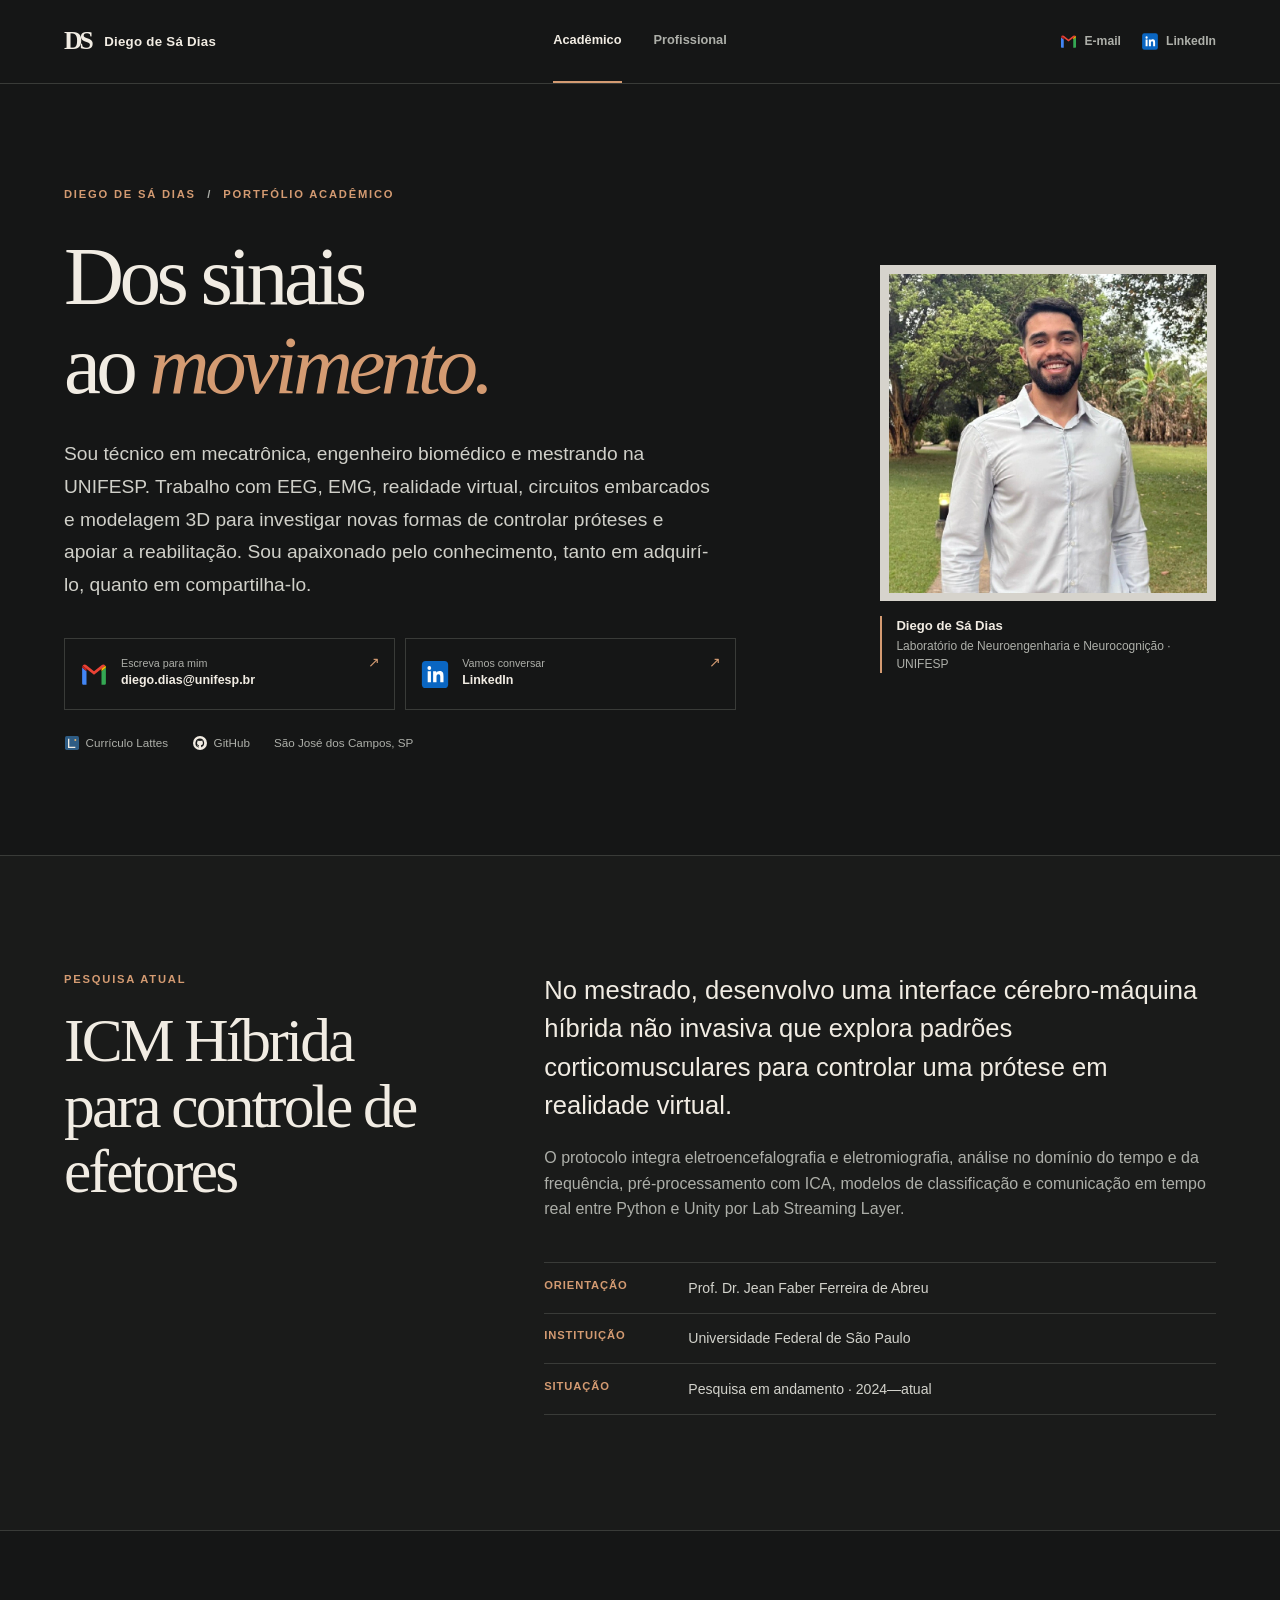
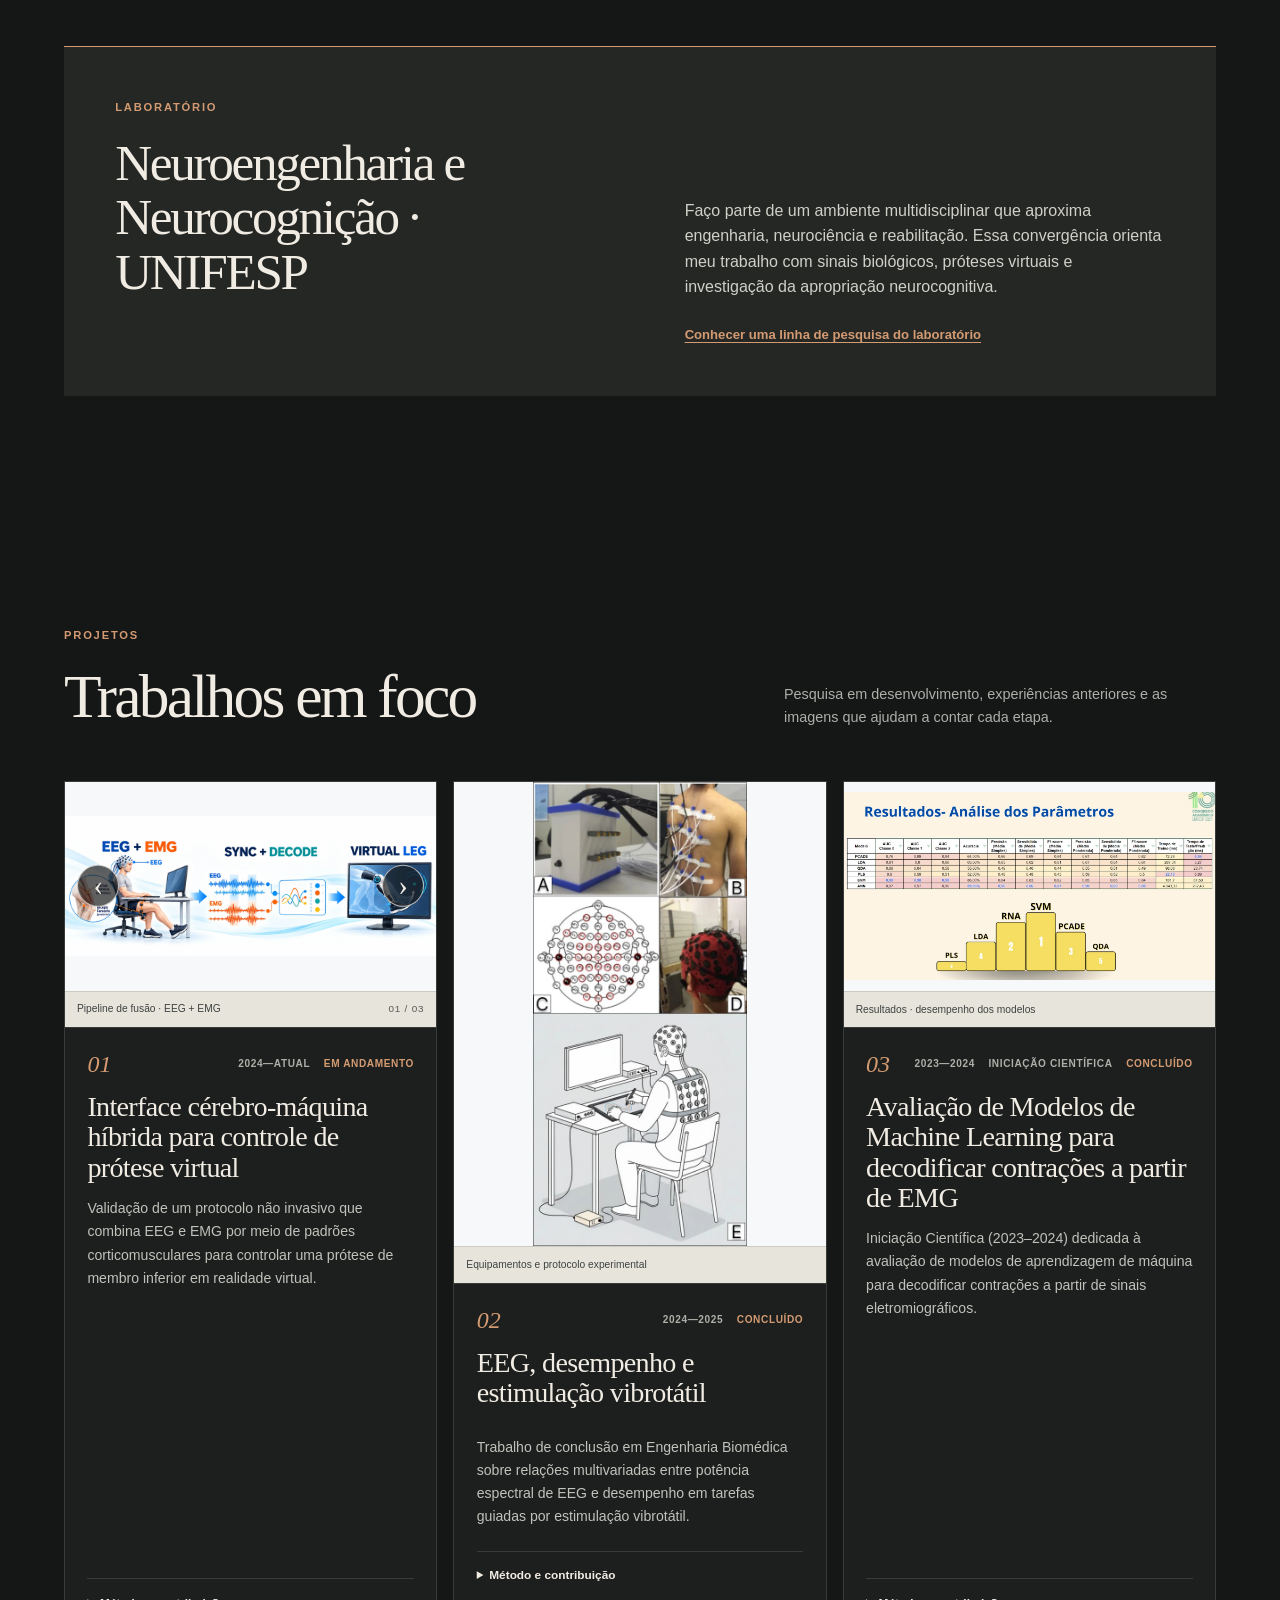
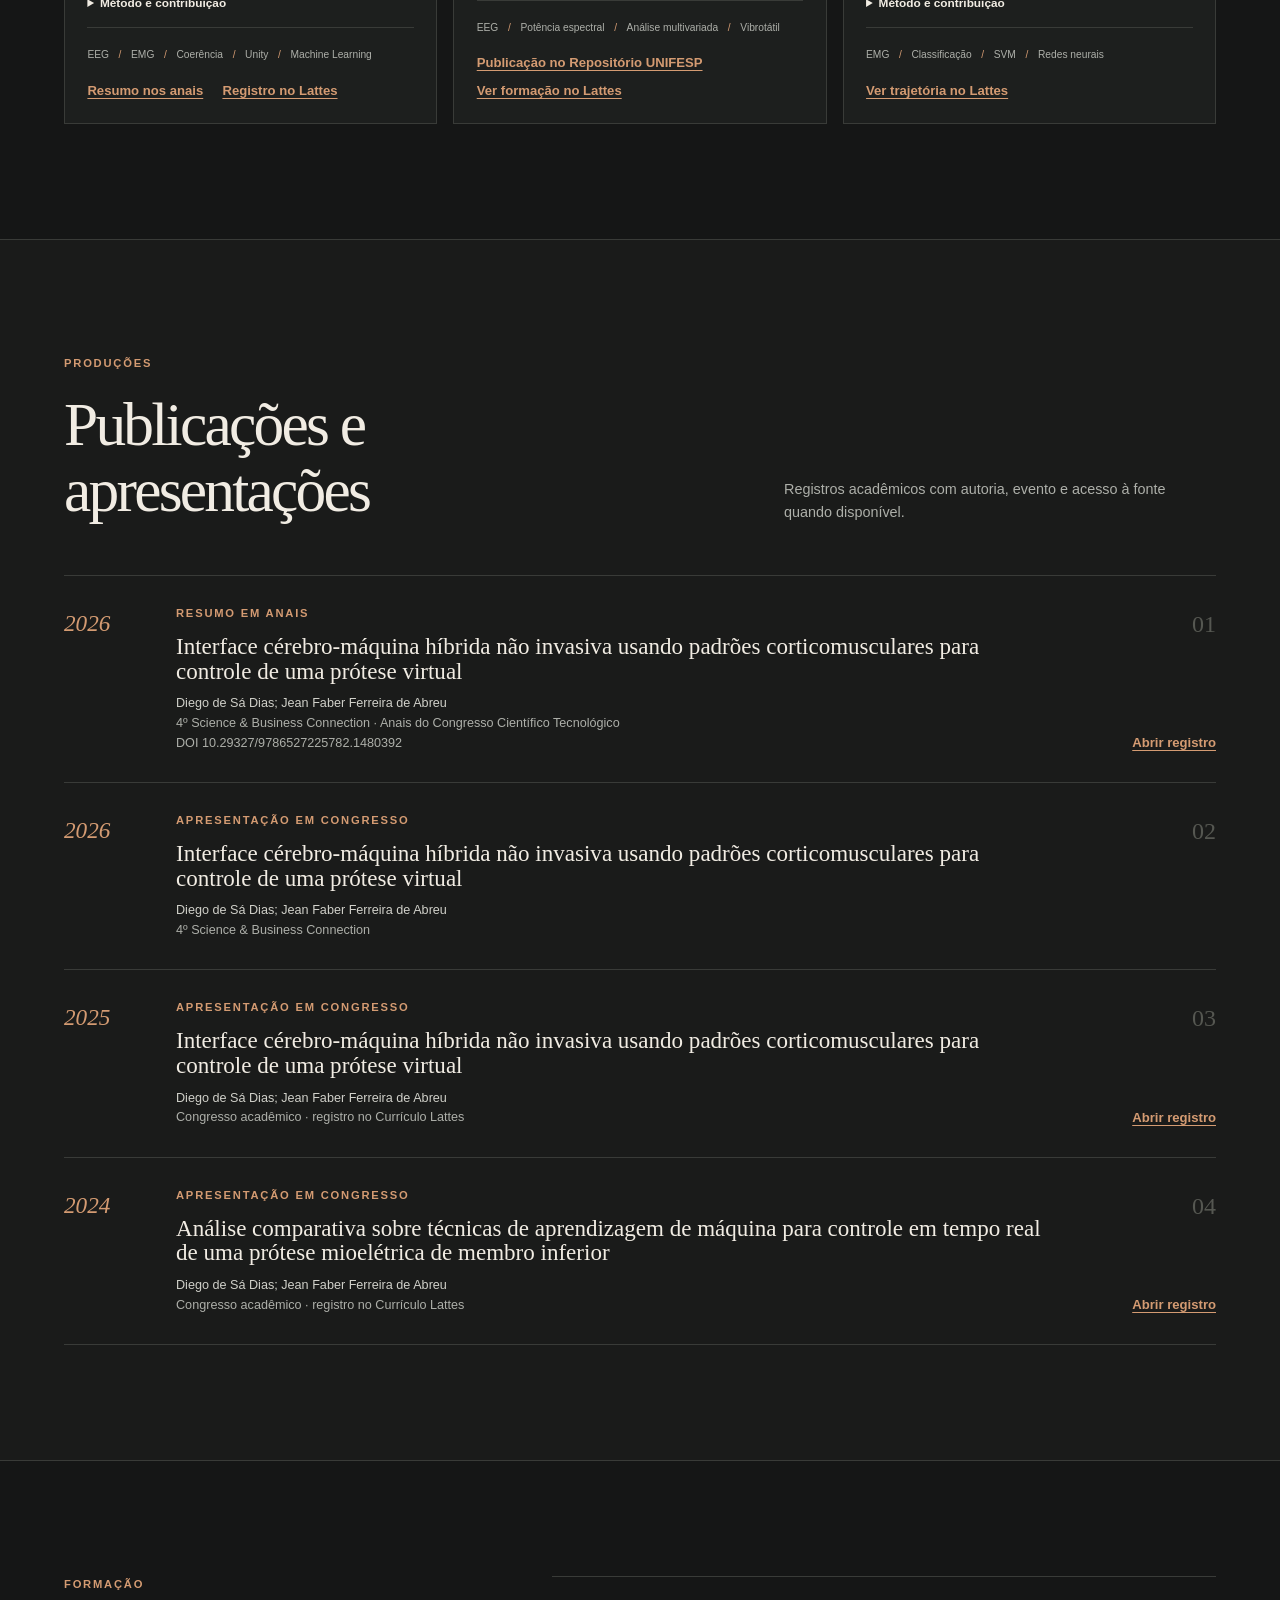
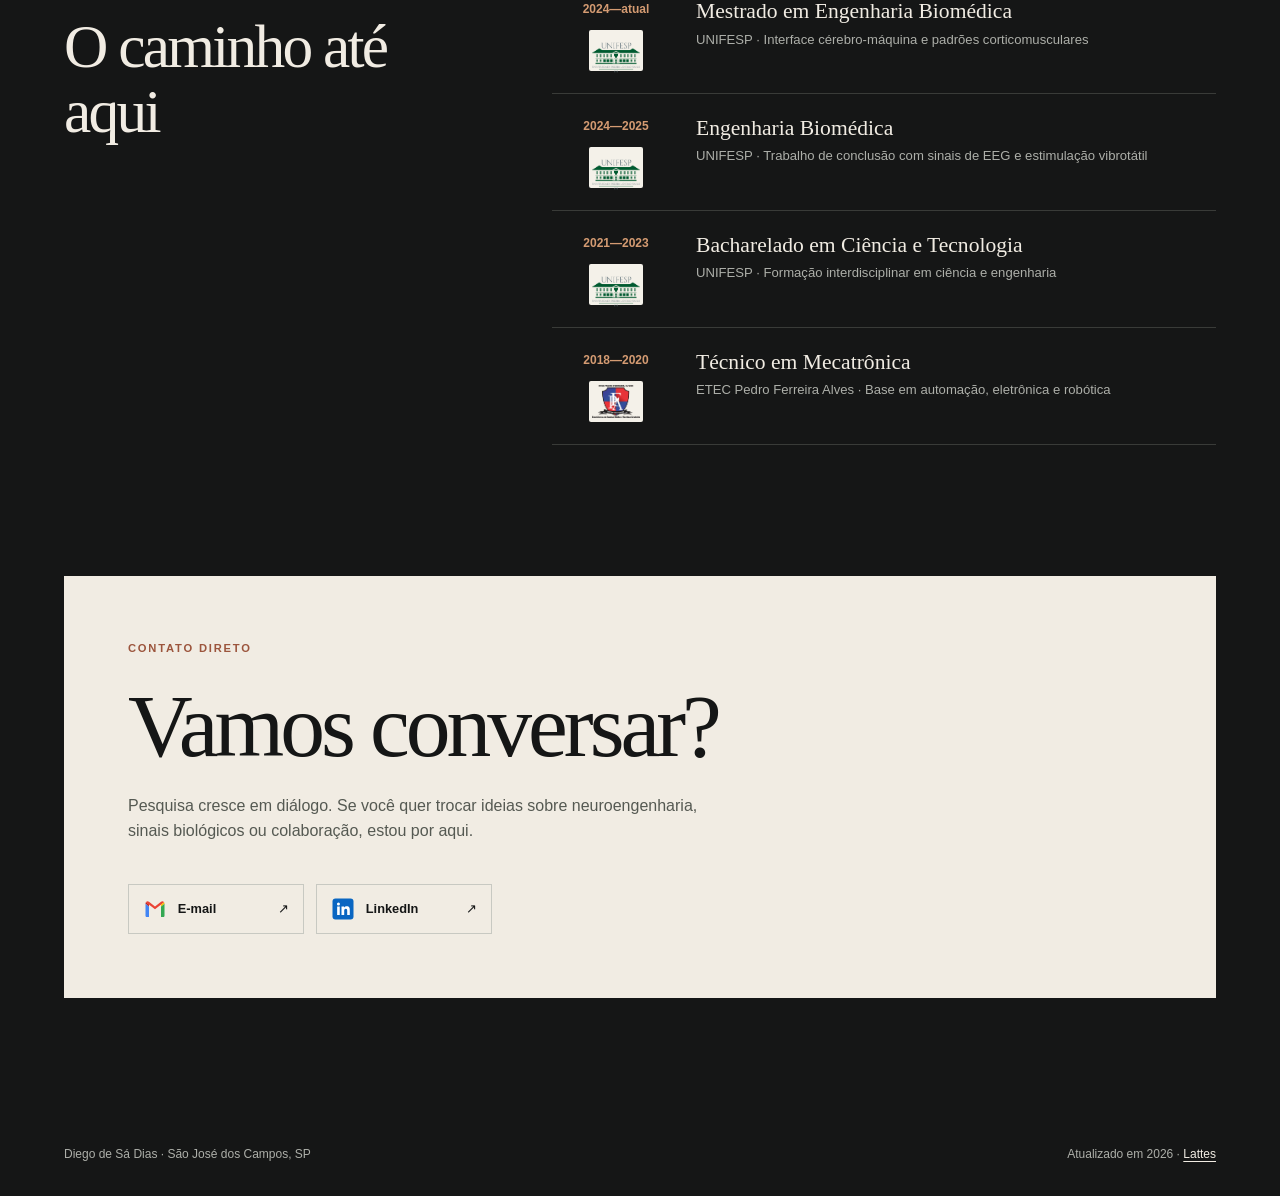
<file: index.html>
<!doctype html>
<html lang="pt-BR">
  <head>
    <meta charset="utf-8" />
    <meta name="viewport" content="width=device-width, initial-scale=1" />
    <meta name="theme-color" content="#151616" />
    <meta
      name="description"
      content="Portfólio acadêmico de Diego de Sá Dias: neuroengenharia, interfaces cérebro-máquina, EEG, EMG, machine learning e realidade virtual."
    />
    <link
      rel="icon"
      type="image/svg+xml"
      href="data:image/svg+xml,%3Csvg xmlns='http://www.w3.org/2000/svg' viewBox='0 0 32 32'%3E%3Crect width='32' height='32' rx='5' fill='%23151616'/%3E%3Ctext x='5' y='23' fill='%23f1ece3' font-family='Georgia' font-size='20'%3EDS%3C/text%3E%3C/svg%3E"
    />
    <title>Diego de Sá Dias — Portfólio acadêmico</title>
    <script>document.documentElement.classList.add("js");</script>
    <link rel="stylesheet" href="assets/css/styles.css" />
    <script src="assets/js/content.js" defer></script>
    <script src="assets/js/main.js" defer></script>
  </head>
  <body data-page="academic">
    <a class="skip-link" href="#conteudo">Pular para o conteúdo</a>

    <header class="site-header" aria-label="Cabeçalho principal">
      <a class="brand" href="index.html" aria-label="Página inicial de Diego de Sá Dias">
        <span class="brand-mark" aria-hidden="true">DS</span>
        <span class="brand-name">Diego de Sá Dias</span>
      </a>

      <nav class="mode-nav" aria-label="Áreas do portfólio">
        <a class="is-active" href="index.html" aria-current="page">Acadêmico</a>
        <a href="profissional.html">Profissional</a>
      </nav>

      <div class="header-contact" aria-label="Contatos rápidos">
        <a href="mailto:diego.dias@unifesp.br" aria-label="Enviar e-mail acadêmico para Diego"><img src="assets/icons/gmail.svg" alt="" /> <span>E-mail</span></a>
        <a href="https://www.linkedin.com/in/engenheiro-diego-de-sa-dias" target="_blank" rel="noreferrer" aria-label="Abrir LinkedIn de Diego"><img src="assets/icons/linkedin.svg" alt="" /> <span>LinkedIn</span></a>
      </div>
    </header>

    <main id="conteudo">
      <section class="hero section-shell" aria-labelledby="hero-title">
        <div class="hero-copy reveal">
          <p class="eyebrow">Diego de Sá Dias <span aria-hidden="true">/</span> Portfólio acadêmico</p>
          <h1 id="hero-title">Dos sinais<br />ao <em>movimento.</em></h1>
          <p class="hero-summary">
            Sou técnico em mecatrônica, engenheiro biomédico e mestrando na UNIFESP. Trabalho com EEG, EMG, realidade virtual, circuitos embarcados e modelagem 3D para investigar novas formas de controlar próteses e apoiar a reabilitação.
            Sou apaixonado pelo conhecimento, tanto em adquirí-lo, quanto em compartilha-lo.
          </p>

          <div class="hero-actions" aria-label="Links de contato e perfis">
            <a class="contact-tile" href="mailto:diego.dias@unifesp.br"><img src="assets/icons/gmail.svg" alt="" /><span><small>Escreva para mim</small><strong>diego.dias@unifesp.br</strong></span><span class="tile-arrow" aria-hidden="true">↗</span></a>
            <a class="contact-tile" href="https://www.linkedin.com/in/engenheiro-diego-de-sa-dias" target="_blank" rel="noreferrer"><img src="assets/icons/linkedin.svg" alt="" /><span><small>Vamos conversar</small><strong>LinkedIn</strong></span><span class="tile-arrow" aria-hidden="true">↗</span></a>
          </div>

          <div class="profile-links" aria-label="Perfis acadêmicos e técnicos">
            <a href="http://lattes.cnpq.br/0442024321574103" target="_blank" rel="noreferrer"><img src="assets/icons/lattes.svg" alt="" /> Currículo Lattes</a>
            <a href="https://github.com/diego-1101" target="_blank" rel="noreferrer"><img src="assets/icons/github.svg" alt="" /> GitHub</a>
            <span>São José dos Campos, SP</span>
          </div>
        </div>

        <figure class="hero-portrait reveal">
          <div class="portrait-frame">
            <img src="assets/images/diego-profile.webp" alt="Retrato recente de Diego de Sá Dias ao ar livre" width="800" height="800" />
          </div>
          <figcaption class="portrait-caption"><strong>Diego de Sá Dias</strong><span>Laboratório de Neuroengenharia e Neurocognição · UNIFESP</span></figcaption>
        </figure>
      </section>

      <section class="research-band" aria-labelledby="research-title">
        <div class="section-shell research-layout">
          <div class="section-heading reveal">
            <p class="section-index">Pesquisa atual</p>
            <h2 id="research-title">ICM Híbrida para controle de efetores</h2>
          </div>

          <div class="research-copy reveal">
            <p class="lead">
              No mestrado, desenvolvo uma interface cérebro-máquina híbrida não invasiva que explora padrões corticomusculares para controlar uma prótese em realidade virtual.
            </p>
            <p>
              O protocolo integra eletroencefalografia e eletromiografia, análise no domínio do tempo e da frequência, pré-processamento com ICA, modelos de classificação e comunicação em tempo real entre Python e Unity por Lab Streaming Layer.
            </p>

            <dl class="research-facts">
              <div><dt>Orientação</dt><dd>Prof. Dr. Jean Faber Ferreira de Abreu</dd></div>
              <div><dt>Instituição</dt><dd>Universidade Federal de São Paulo</dd></div>
              <div><dt>Situação</dt><dd>Pesquisa em andamento · 2024—atual</dd></div>
            </dl>
          </div>
        </div>
      </section>

      <section class="lab-section section-shell" aria-labelledby="lab-title">
        <div class="lab-card reveal">
          <div>
            <p class="section-index">Laboratório</p>
            <h2 id="lab-title">Neuroengenharia e Neurocognição · UNIFESP</h2>
          </div>
          <p>
            Faço parte de um ambiente multidisciplinar que aproxima engenharia, neurociência e reabilitação. Essa convergência orienta meu trabalho com sinais biológicos, próteses virtuais e investigação da apropriação neurocognitiva.
          </p>
          <a class="text-link" href="https://dci.unifesp.br/assessoria-de-imprensa-e-jornalismo/releases/r-realidade-virtual-associada-a-estimulacao-vibro-tatil-e-usada-para-reabilitacao-de-pessoas-com-amputacao" target="_blank" rel="noreferrer">Conhecer uma linha de pesquisa do laboratório</a>
        </div>
      </section>

      <section class="projects-section section-shell" id="projetos" aria-labelledby="projects-title">
        <div class="section-heading section-heading-row reveal">
          <div>
            <p class="section-index">Projetos</p>
            <h2 id="projects-title">Trabalhos em foco</h2>
          </div>
          <p>Pesquisa em desenvolvimento, experiências anteriores e as imagens que ajudam a contar cada etapa.</p>
        </div>

        <div class="project-shelf" id="projects-grid" aria-live="polite"></div>
        <noscript><p class="noscript-message">Ative o JavaScript para visualizar o catálogo de projetos.</p></noscript>
      </section>

      <section class="outputs-section" id="producoes" aria-labelledby="outputs-title">
        <div class="section-shell">
          <div class="section-heading section-heading-row reveal">
            <div>
              <p class="section-index">Produções</p>
              <h2 id="outputs-title">Publicações e apresentações</h2>
            </div>
            <p>Registros acadêmicos com autoria, evento e acesso à fonte quando disponível.</p>
          </div>

          <div class="outputs-list" id="outputs-list" aria-live="polite"></div>
        </div>
      </section>

      <section class="education-section section-shell" id="formacao" aria-labelledby="education-title">
        <div class="section-heading reveal">
          <p class="section-index">Formação</p>
          <h2 id="education-title">O caminho até aqui</h2>
        </div>

        <ol class="education-timeline reveal">
          <li>
            <div class="education-institution">
              <span class="timeline-year">2024—atual</span>
              <span class="education-logo"><img src="assets/images/institutions/unifesp.webp" alt="Logo da Universidade Federal de São Paulo" width="500" height="500" loading="lazy" decoding="async" /></span>
            </div>
            <div class="education-copy"><h3>Mestrado em Engenharia Biomédica</h3><p>UNIFESP · Interface cérebro-máquina e padrões corticomusculares</p></div>
          </li>
          <li>
            <div class="education-institution">
              <span class="timeline-year">2024—2025</span>
              <span class="education-logo"><img src="assets/images/institutions/unifesp.webp" alt="Logo da Universidade Federal de São Paulo" width="500" height="500" loading="lazy" decoding="async" /></span>
            </div>
            <div class="education-copy"><h3>Engenharia Biomédica</h3><p>UNIFESP · Trabalho de conclusão com sinais de EEG e estimulação vibrotátil</p></div>
          </li>
          <li>
            <div class="education-institution">
              <span class="timeline-year">2021—2023</span>
              <span class="education-logo"><img src="assets/images/institutions/unifesp.webp" alt="Logo da Universidade Federal de São Paulo" width="500" height="500" loading="lazy" decoding="async" /></span>
            </div>
            <div class="education-copy"><h3>Bacharelado em Ciência e Tecnologia</h3><p>UNIFESP · Formação interdisciplinar em ciência e engenharia</p></div>
          </li>
          <li>
            <div class="education-institution">
              <span class="timeline-year">2018—2020</span>
              <span class="education-logo"><img src="assets/images/institutions/etec-pedro-ferreira-alves.webp" alt="Logo da ETEC Pedro Ferreira Alves" width="900" height="601" loading="lazy" decoding="async" /></span>
            </div>
            <div class="education-copy"><h3>Técnico em Mecatrônica</h3><p>ETEC Pedro Ferreira Alves · Base em automação, eletrônica e robótica</p></div>
          </li>
        </ol>
      </section>

      <section class="contact-section section-shell" id="contato" aria-labelledby="contact-title">
        <div class="contact-panel reveal">
          <p class="section-index">Contato direto</p>
          <h2 id="contact-title">Vamos conversar?</h2>
          <p>Pesquisa cresce em diálogo. Se você quer trocar ideias sobre neuroengenharia, sinais biológicos ou colaboração, estou por aqui.</p>
          <div class="contact-lines">
            <a href="mailto:diego.dias@unifesp.br"><img src="assets/icons/gmail.svg" alt="" /> E-mail <span aria-hidden="true">↗</span></a>
            <a href="https://www.linkedin.com/in/engenheiro-diego-de-sa-dias" target="_blank" rel="noreferrer"><img src="assets/icons/linkedin.svg" alt="" /> LinkedIn <span aria-hidden="true">↗</span></a>
          </div>
        </div>
      </section>
    </main>

    <footer class="site-footer section-shell">
      <p>Diego de Sá Dias <span aria-hidden="true">·</span> São José dos Campos, SP</p>
      <p>Atualizado em 2026 <span aria-hidden="true">·</span> <a href="http://lattes.cnpq.br/0442024321574103" target="_blank" rel="noreferrer">Lattes</a></p>
    </footer>
  </body>
</html>
</file>
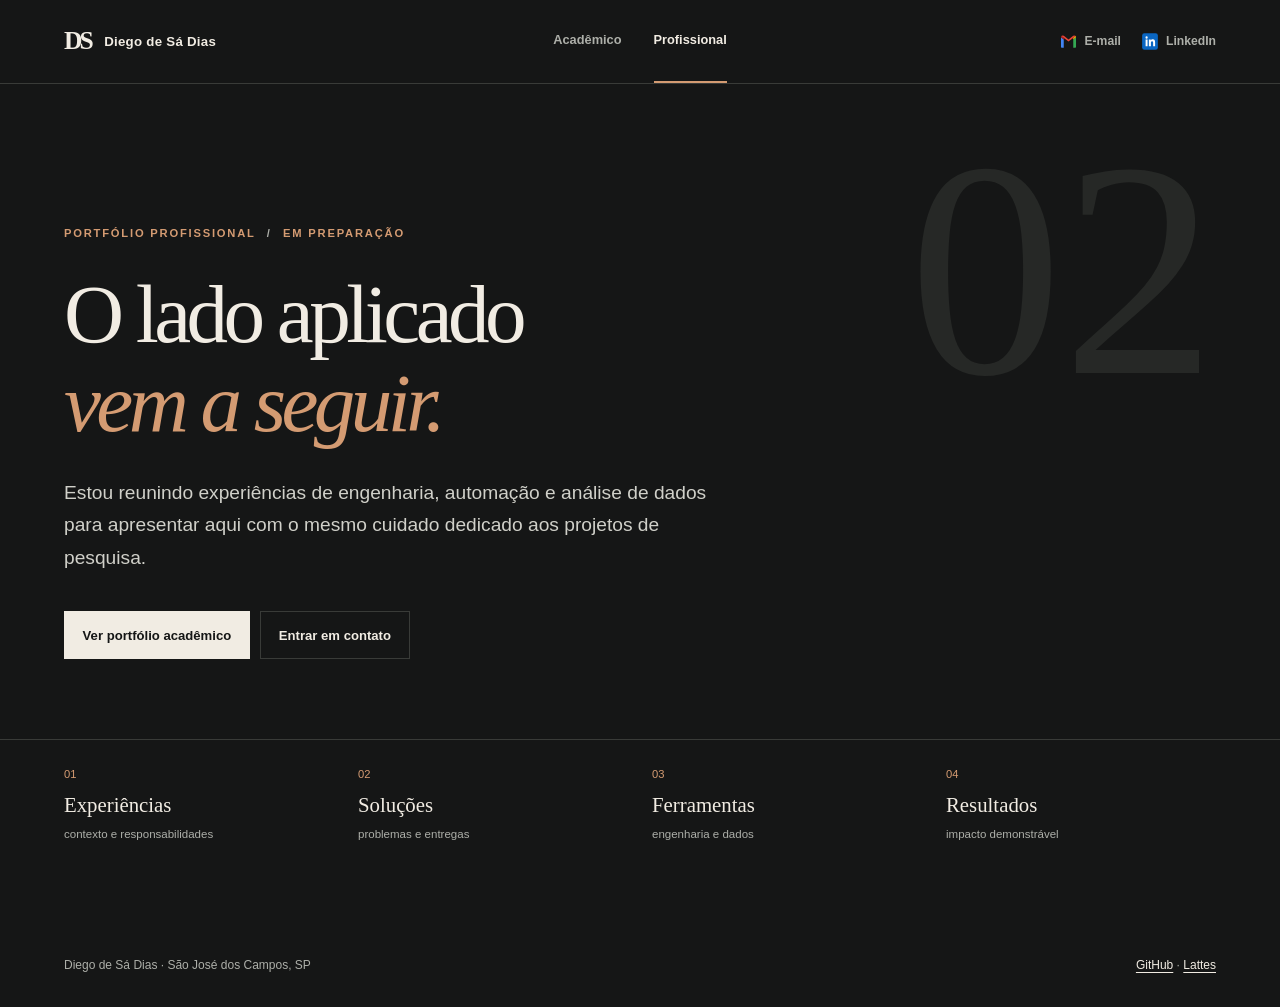
<file: profissional.html>
<!doctype html>
<html lang="pt-BR">
  <head>
    <meta charset="utf-8" />
    <meta name="viewport" content="width=device-width, initial-scale=1" />
    <meta name="theme-color" content="#151616" />
    <meta name="description" content="Portfólio profissional de Diego de Sá Dias — em desenvolvimento." />
    <link
      rel="icon"
      type="image/svg+xml"
      href="data:image/svg+xml,%3Csvg xmlns='http://www.w3.org/2000/svg' viewBox='0 0 32 32'%3E%3Crect width='32' height='32' rx='5' fill='%23151616'/%3E%3Ctext x='5' y='23' fill='%23f1ece3' font-family='Georgia' font-size='20'%3EDS%3C/text%3E%3C/svg%3E"
    />
    <title>Diego de Sá Dias — Portfólio profissional</title>
    <script>document.documentElement.classList.add("js");</script>
    <link rel="stylesheet" href="assets/css/styles.css" />
    <script src="assets/js/main.js" defer></script>
  </head>
  <body data-page="professional">
    <a class="skip-link" href="#conteudo">Pular para o conteúdo</a>

    <header class="site-header" aria-label="Cabeçalho principal">
      <a class="brand" href="index.html" aria-label="Página inicial de Diego de Sá Dias">
        <span class="brand-mark" aria-hidden="true">DS</span>
        <span class="brand-name">Diego de Sá Dias</span>
      </a>
      <nav class="mode-nav" aria-label="Áreas do portfólio">
        <a href="index.html">Acadêmico</a>
        <a class="is-active" href="profissional.html" aria-current="page">Profissional</a>
      </nav>
      <div class="header-contact" aria-label="Contatos rápidos">
        <a href="mailto:diego.sa.dias11@gmail.com" aria-label="Enviar e-mail para Diego"><img src="assets/icons/gmail.svg" alt="" /> <span>E-mail</span></a>
        <a href="https://www.linkedin.com/in/engenheiro-diego-de-sa-dias" target="_blank" rel="noreferrer" aria-label="Abrir LinkedIn de Diego"><img src="assets/icons/linkedin.svg" alt="" /> <span>LinkedIn</span></a>
      </div>
    </header>

    <main id="conteudo" class="professional-main">
      <section class="professional-hero section-shell reveal" aria-labelledby="professional-title">
        <p class="eyebrow">Portfólio profissional <span aria-hidden="true">/</span> Em preparação</p>
        <p class="professional-number" aria-hidden="true">02</p>
        <h1 id="professional-title">O lado aplicado<br /><em>vem a seguir.</em></h1>
        <p class="hero-summary">
          Estou reunindo experiências de engenharia, automação e análise de dados para apresentar aqui com o mesmo cuidado dedicado aos projetos de pesquisa.
        </p>
        <div class="hero-actions">
          <a class="button button-primary" href="index.html">Ver portfólio acadêmico</a>
          <a class="button button-secondary" href="mailto:diego.sa.dias11@gmail.com">Entrar em contato</a>
        </div>
      </section>

      <section class="professional-track section-shell" aria-label="Estrutura planejada">
        <div class="track-line" aria-hidden="true"></div>
        <div><span>01</span><strong>Experiências</strong><small>contexto e responsabilidades</small></div>
        <div><span>02</span><strong>Soluções</strong><small>problemas e entregas</small></div>
        <div><span>03</span><strong>Ferramentas</strong><small>engenharia e dados</small></div>
        <div><span>04</span><strong>Resultados</strong><small>impacto demonstrável</small></div>
      </section>
    </main>

    <footer class="site-footer section-shell professional-footer">
      <p>Diego de Sá Dias <span aria-hidden="true">·</span> São José dos Campos, SP</p>
      <p><a href="https://github.com/diego-1101" target="_blank" rel="noreferrer">GitHub</a> <span aria-hidden="true">·</span> <a href="http://lattes.cnpq.br/0442024321574103" target="_blank" rel="noreferrer">Lattes</a></p>
    </footer>
  </body>
</html>
</file>
<file: assets/css/styles.css>
:root {
  color-scheme: dark;
  --background: #151616;
  --surface: #1d1f1e;
  --surface-2: #252725;
  --paper: #f1ece3;
  --muted: #adafa9;
  --accent: #d49b72;
  --line: #393b38;
  --max-width: 1320px;
  --page-padding: clamp(1.25rem, 5vw, 5rem);
  --section-space: clamp(5rem, 9vw, 9rem);
  font-family: "Segoe UI", Arial, sans-serif;
  font-synthesis: none;
}

*, *::before, *::after { box-sizing: border-box; }
html { scroll-behavior: smooth; background: var(--background); }
body { margin: 0; min-width: 320px; color: var(--paper); background: var(--background); font-size: 1rem; line-height: 1.6; -webkit-font-smoothing: antialiased; }
a { color: inherit; text-underline-offset: .25em; }
a:hover { color: var(--accent); }
a:focus-visible, summary:focus-visible { outline: 2px solid var(--accent); outline-offset: 4px; }
img, svg { display: block; max-width: 100%; }
figure, h1, h2, h3, p { margin: 0; }
h1, h2, h3 { line-height: 1.07; }
::selection { color: #151616; background: #d49b72; }

.skip-link { position: fixed; top: .75rem; left: .75rem; z-index: 50; padding: .75rem 1rem; transform: translateY(-160%); color: var(--background); background: var(--paper); }
.skip-link:focus { transform: none; }
.section-shell { width: min(100%, calc(var(--max-width) + var(--page-padding) * 2)); margin-inline: auto; padding-inline: var(--page-padding); }

.site-header { display: grid; grid-template-columns: 1fr auto 1fr; align-items: center; gap: 1rem; min-height: 5.25rem; padding-inline: var(--page-padding); border-bottom: 1px solid var(--line); }
.brand { display: inline-flex; align-items: center; gap: .85rem; width: fit-content; text-decoration: none; }
.brand-mark { font-family: "Iowan Old Style", "Palatino Linotype", Georgia, serif; font-size: 1.6rem; font-weight: 600; letter-spacing: -.12em; }
.brand-name { font-size: .83rem; font-weight: 700; letter-spacing: .02em; }
.mode-nav { display: flex; align-items: center; gap: 2rem; height: 100%; }
.mode-nav a { display: grid; align-items: center; height: 100%; border-bottom: 2px solid transparent; color: var(--muted); font-size: .8rem; font-weight: 600; text-decoration: none; }
.mode-nav a.is-active { border-color: var(--accent); color: var(--paper); }
.header-contact { display: flex; justify-content: flex-end; gap: 1.25rem; }
.header-contact a { display: inline-flex; align-items: center; gap: .42rem; color: var(--muted); font-size: .76rem; font-weight: 600; text-decoration: none; }
.header-contact a:hover { color: var(--paper); }
.header-contact img { width: 1.15rem; height: 1.15rem; }

.hero { display: grid; grid-template-columns: minmax(0, 1fr) minmax(14rem, 21rem); align-items: center; gap: clamp(2rem, 7vw, 7rem); min-height: min(47rem, calc(100svh - 5.25rem)); padding-top: clamp(4rem, 8vw, 7rem); padding-bottom: clamp(4rem, 8vw, 7rem); }
.hero-copy { max-width: 50rem; }
.eyebrow, .section-index, .output-type { color: var(--accent); font-size: .7rem; font-weight: 750; letter-spacing: .16em; text-transform: uppercase; }
.eyebrow { margin-bottom: 1.7rem; }
.eyebrow span { padding-inline: .4rem; color: var(--muted); }
.hero h1, .professional-hero h1 { max-width: 12ch; font-family: "Iowan Old Style", "Palatino Linotype", "Book Antiqua", Georgia, serif; font-size: clamp(3.8rem, 6.5vw, 7rem); font-weight: 400; letter-spacing: -.055em; }
.hero h1 em, .professional-hero h1 em { color: var(--accent); font-weight: 400; }
.hero-summary { max-width: 41rem; margin-top: 1.8rem; color: #d0d0c9; font-size: clamp(1rem, 1.5vw, 1.2rem); line-height: 1.7; }
.hero-actions { display: grid; grid-template-columns: repeat(2, minmax(0, 1fr)); gap: .65rem; max-width: 42rem; margin-top: 2.3rem; }
.contact-tile { display: flex; align-items: center; gap: .75rem; min-width: 0; min-height: 4.5rem; padding: .7rem .85rem; border: 1px solid var(--line); text-decoration: none; transition: border-color .18s, background-color .18s; }
.contact-tile:hover { border-color: #a47554; color: var(--paper); background: #20211f; }
.contact-tile img { flex: none; width: 1.9rem; height: 1.9rem; }
.contact-tile > span:nth-child(2) { display: grid; min-width: 0; }
.contact-tile small { color: var(--muted); font-size: .67rem; line-height: 1.3; }
.contact-tile strong { overflow: hidden; font-size: .78rem; font-weight: 700; text-overflow: ellipsis; white-space: nowrap; }
.tile-arrow { align-self: flex-start; margin-left: auto; color: var(--accent); font-size: .9rem; }
.profile-links { display: flex; align-items: center; flex-wrap: wrap; gap: .5rem 1.5rem; margin-top: 1.45rem; color: var(--muted); font-size: .73rem; }
.profile-links a { display: inline-flex; align-items: center; gap: .35rem; text-decoration: none; }
.profile-links img { width: 1rem; height: 1rem; }
.hero-portrait { position: relative; align-self: center; width: 100%; max-width: 21rem; margin: 0; }
.portrait-frame { padding: .55rem; background: #d6d3cc; }
.portrait-frame img { width: 100%; height: auto; aspect-ratio: 1 / 1; object-fit: cover; object-position: 50% 50%; filter: saturate(.9) contrast(1.02); }
.portrait-caption { display: grid; gap: .22rem; margin-top: .9rem; padding-left: .9rem; border-left: 2px solid var(--accent); font-size: .75rem; line-height: 1.45; }
.portrait-caption strong { font-size: .82rem; }
.portrait-caption span { color: var(--muted); }

.research-band { padding-block: var(--section-space); border-block: 1px solid var(--line); background: #1a1b1a; }
.research-layout { display: grid; grid-template-columns: minmax(15rem, .72fr) minmax(0, 1.28fr); gap: clamp(2.5rem, 8vw, 8rem); }
.section-index { margin-bottom: 1.2rem; }
.section-heading h2, .lab-card h2, .contact-panel h2 { max-width: 17ch; font-family: "Iowan Old Style", "Palatino Linotype", "Book Antiqua", Georgia, serif; font-size: clamp(2.6rem, 4.8vw, 4.8rem); font-weight: 400; letter-spacing: -.045em; }
.research-copy { max-width: 44rem; color: var(--muted); }
.research-copy > p + p { margin-top: 1.3rem; }
.research-copy .lead { color: var(--paper); font-size: clamp(1.23rem, 2vw, 1.6rem); line-height: 1.5; }
.research-facts { margin: 2.5rem 0 0; border-top: 1px solid var(--line); }
.research-facts div { display: grid; grid-template-columns: 8rem 1fr; gap: 1rem; padding: .85rem 0; border-bottom: 1px solid var(--line); }
.research-facts dt { color: var(--accent); font-size: .7rem; font-weight: 700; letter-spacing: .08em; text-transform: uppercase; }
.research-facts dd { margin: 0; color: #d2d2cb; font-size: .88rem; }

.lab-section, .projects-section, .education-section, .contact-section { padding-block: var(--section-space); }
.lab-card { display: grid; grid-template-columns: minmax(16rem, 1fr) minmax(0, .95fr); align-items: end; gap: 1.5rem 4rem; padding: clamp(1.8rem, 4vw, 4rem); border-top: 1px solid var(--accent); background: var(--surface-2); }
.lab-card h2 { max-width: 14ch; font-size: clamp(2.5rem, 4vw, 4rem); }
.lab-card > p { color: #d0d0c9; font-size: 1rem; }
.lab-card > .text-link { grid-column: 2; width: fit-content; }
.text-link { color: var(--accent); font-size: .82rem; font-weight: 700; text-decoration-thickness: 1px; }
.text-link:hover { color: var(--paper); }

.section-heading-row { display: flex; align-items: end; justify-content: space-between; gap: 2rem; margin-bottom: clamp(2rem, 4vw, 3.5rem); }
.section-heading-row > p { max-width: 27rem; color: var(--muted); font-size: .9rem; }
.project-shelf { display: grid; grid-template-columns: repeat(3, minmax(0, 1fr)); gap: 1rem; }
.project-card { display: flex; min-width: 0; flex-direction: column; border: 1px solid var(--line); background: var(--surface); }
.project-media { overflow: hidden; margin: 0; border-bottom: 1px solid var(--line); background: #d3d4cd; }
.project-media-stage { position: relative; overflow: hidden; }
.project-media img { width: 100%; aspect-ratio: 4 / 3; object-fit: cover; transition: transform .3s ease, opacity .2s ease; }
.project-card:hover .project-media img { transform: scale(1.025); }
.project-card[data-project-id="ml-protese-mioeletrica"] .project-media img { aspect-ratio: 16 / 9; }
.project-card[data-project-id="bci-hibrida"] .project-media img { aspect-ratio: 16 / 9; }
.project-card[data-project-id="eeg-vibrotatil"] .project-media img { aspect-ratio: 4 / 5; }
.project-media img.is-contained { object-fit: contain; background: #f7f8fa; }
.project-gallery-meta { display: flex; align-items: center; justify-content: space-between; gap: .75rem; min-height: 2.3rem; padding: .45rem .75rem; border-top: 1px solid rgba(21, 22, 22, .12); background: #e7e4dc; }
.project-media-caption { color: #3e423f; font-size: .64rem; line-height: 1.35; }
.gallery-counter { flex: none; color: #555952; font-size: .62rem; font-variant-numeric: tabular-nums; letter-spacing: .08em; }
.gallery-arrow { position: absolute; top: 50%; z-index: 1; display: grid; width: 2.65rem; height: 2.65rem; place-items: center; padding: 0 0 .15rem; transform: translateY(-50%); border: 1px solid rgba(241, 236, 227, .72); border-radius: 50%; color: var(--paper); background: rgba(21, 22, 22, .68); font-family: Georgia, serif; font-size: 1.8rem; line-height: 1; cursor: pointer; transition: color .18s, border-color .18s, background .18s, opacity .18s; }
.gallery-arrow:hover { border-color: var(--accent); color: var(--background); background: var(--accent); }
.gallery-arrow:focus-visible { outline: 2px solid var(--paper); outline-offset: 3px; }
.gallery-arrow-previous { left: .75rem; }
.gallery-arrow-next { right: .75rem; }
.project-topline { display: flex; align-items: center; justify-content: space-between; gap: 1rem; margin: 1.5rem 1.4rem 1rem; }
.project-number { color: var(--accent); font-family: "Iowan Old Style", Georgia, serif; font-size: 1.5rem; font-style: italic; line-height: 1; }
.project-meta { display: flex; flex-wrap: wrap; justify-content: flex-end; gap: .4rem .85rem; color: var(--muted); font-size: .63rem; font-weight: 650; letter-spacing: .06em; text-transform: uppercase; }
.project-status { color: var(--accent); }
.project-kind { color: var(--ink); }
.project-title { min-height: 4.6rem; margin: 0 1.4rem .9rem; font-family: "Iowan Old Style", "Palatino Linotype", Georgia, serif; font-size: clamp(1.6rem, 2.2vw, 2.15rem); font-weight: 400; letter-spacing: -.025em; }
.project-summary { margin: 0 1.4rem 1.4rem; color: #c1c2bc; font-size: .88rem; line-height: 1.65; }
.project-detail { margin: auto 1.4rem 0; border-top: 1px solid var(--line); color: var(--muted); }
.project-detail summary { padding: .9rem 0; color: var(--paper); font-size: .74rem; font-weight: 700; cursor: pointer; }
.project-detail summary:hover { color: var(--accent); }
.project-contributions { display: grid; gap: .6rem; margin: 0 0 1rem; padding-left: 1rem; font-size: .75rem; line-height: 1.5; }
.project-footer { display: grid; gap: 1rem; margin: 0 1.4rem 1.4rem; padding-top: 1.2rem; border-top: 1px solid var(--line); }
.tag-list { display: flex; flex-wrap: wrap; gap: .35rem .6rem; margin: 0; padding: 0; color: var(--muted); font-size: .64rem; list-style: none; }
.tag-list li + li::before { margin-right: .6rem; color: var(--accent); content: "/"; }
.project-links { display: flex; flex-wrap: wrap; gap: .4rem 1.2rem; }

.outputs-section { padding-block: var(--section-space); border-block: 1px solid var(--line); background: #1a1b1a; }
.outputs-list { border-top: 1px solid var(--line); }
.output-item { display: grid; grid-template-columns: 5rem minmax(0, 1fr) 8rem; gap: 2rem; padding-block: 1.8rem; border-bottom: 1px solid var(--line); }
.output-year { color: var(--accent); font-family: "Iowan Old Style", Georgia, serif; font-size: 1.45rem; font-style: italic; }
.output-type { margin-bottom: .7rem; }
.output-title { max-width: 55rem; margin-bottom: .7rem; font-family: "Iowan Old Style", Georgia, serif; font-size: clamp(1.2rem, 1.8vw, 1.65rem); font-weight: 400; }
.output-authors, .output-venue, .output-doi { color: var(--muted); font-size: .79rem; line-height: 1.55; }
.output-authors { color: #d0d0c9; }
.output-action { display: flex; flex-direction: column; align-items: flex-end; justify-content: space-between; gap: 1rem; }
.output-index { color: #555751; font-family: Georgia, serif; font-size: 1.5rem; }

.education-section { display: grid; grid-template-columns: minmax(16rem, .75fr) minmax(0, 1.25fr); gap: clamp(2.5rem, 7vw, 7rem); }
.education-timeline { margin: 0; padding: 0; border-top: 1px solid var(--line); list-style: none; }
.education-timeline li { display: grid; grid-template-columns: 8rem 1fr; gap: 1rem; padding: 1.4rem 0; border-bottom: 1px solid var(--line); }
.education-institution { display: grid; width: 100%; max-width: 8rem; align-content: start; justify-items: center; gap: .7rem; text-align: center; }
.education-logo { display: grid; flex: 0 0 3.4rem; width: 3.4rem; height: 2.55rem; place-items: center; padding: .18rem; border-radius: 2px; background: #f4f1e9; }
.education-logo img { display: block; width: 100%; height: 100%; object-fit: contain; }
.education-copy { min-width: 0; }
.timeline-year { color: var(--accent); font-size: .75rem; font-weight: 700; }
.education-timeline h3 { margin-bottom: .35rem; font-family: "Iowan Old Style", Georgia, serif; font-size: 1.35rem; font-weight: 400; }
.education-timeline p { color: var(--muted); font-size: .82rem; }

.contact-section { padding-top: 1rem; }
.contact-panel { padding: clamp(2rem, 5vw, 5rem); background: var(--paper); color: var(--background); }
.contact-panel .section-index { color: #9c553d; }
.contact-panel h2 { max-width: none; font-size: clamp(3.5rem, 7vw, 7rem); }
.contact-panel > p:not(.section-index) { max-width: 37rem; margin-top: 1.2rem; color: #555952; }
.contact-lines { display: flex; flex-wrap: wrap; gap: .75rem; margin-top: 2.5rem; }
.contact-lines a { display: inline-flex; align-items: center; gap: .65rem; min-width: 11rem; padding: .75rem .9rem; border: 1px solid #c8c9c2; font-size: .8rem; font-weight: 750; text-decoration: none; }
.contact-lines a:hover { border-color: #454943; color: var(--background); }
.contact-lines img { width: 1.5rem; height: 1.5rem; }
.contact-lines span { margin-left: auto; }
.site-footer { display: flex; justify-content: space-between; gap: 2rem; padding-top: 2rem; padding-bottom: 2rem; color: var(--muted); font-size: .75rem; }
.site-footer a { color: var(--paper); }

.professional-main { min-height: calc(100svh - 9rem); }
.professional-hero { position: relative; min-height: 65svh; padding-top: clamp(5rem, 11vw, 9rem); padding-bottom: 5rem; }
.professional-hero h1 { max-width: 12ch; }
.professional-hero .hero-actions { display: flex; flex-wrap: wrap; }
.button { display: inline-flex; align-items: center; justify-content: center; min-height: 3rem; padding: .7rem 1.1rem; border: 1px solid var(--line); font-size: .82rem; font-weight: 700; text-decoration: none; }
.button-primary { border-color: var(--paper); color: var(--background); background: var(--paper); }
.button-primary:hover { color: var(--background); background: #d5cabe; }
.button-secondary:hover { border-color: var(--accent); }
.professional-number { position: absolute; top: 2rem; right: var(--page-padding); color: #262826; font-family: "Iowan Old Style", Georgia, serif; font-size: clamp(10rem, 24vw, 20rem); line-height: 1; pointer-events: none; }
.professional-track { display: grid; grid-template-columns: repeat(4, 1fr); gap: 1.5rem; padding-top: 1.6rem; padding-bottom: 5rem; border-top: 1px solid var(--line); }
.professional-track > div:not(.track-line) { display: grid; gap: .25rem; }
.professional-track span { color: var(--accent); font-size: .7rem; }
.professional-track strong { font-family: "Iowan Old Style", Georgia, serif; font-size: 1.3rem; font-weight: 400; }
.professional-track small { color: var(--muted); font-size: .72rem; }
.track-line { display: none; }
.error-page { display: grid; min-height: 100svh; place-items: center; padding: 2rem; }
.error-panel { max-width: 42rem; padding: clamp(2rem, 6vw, 5rem); border: 1px solid var(--line); }
.error-panel h1 { margin-bottom: 1rem; font-family: "Iowan Old Style", Georgia, serif; font-size: clamp(3rem, 7vw, 5rem); font-weight: 400; }
.error-panel > p:not(.section-index) { color: var(--muted); }
.error-panel .button { margin-top: 1.5rem; }
.noscript-message { padding: 1.5rem; border: 1px solid var(--line); color: var(--muted); }

@media (max-width: 1050px) {
  .hero { grid-template-columns: minmax(0, 1fr) 15rem; gap: 2.5rem; }
  .project-shelf { grid-template-columns: repeat(2, minmax(0, 1fr)); }
}
@media (max-width: 760px) {
  .site-header { grid-template-columns: 1fr auto; min-height: 4.5rem; }
  .mode-nav { grid-column: 1 / -1; grid-row: 2; justify-self: start; min-height: 2.5rem; }
  .header-contact { grid-column: 2; grid-row: 1; }
  .hero { grid-template-columns: 1fr; min-height: 0; padding-top: 4rem; }
  .hero-portrait { display: grid; grid-template-columns: 8.25rem minmax(0, 1fr); align-items: center; gap: 1rem; max-width: 30rem; }
  .portrait-frame { padding: .3rem; }
  .portrait-frame img { aspect-ratio: 1 / 1; object-position: 50% 14%; }
  .portrait-caption { margin-top: 0; }
  .research-layout, .education-section, .lab-card { grid-template-columns: 1fr; }
  .lab-card > .text-link { grid-column: 1; }
  .section-heading-row { align-items: start; flex-direction: column; }
  .project-shelf { grid-template-columns: 1fr; }
  .output-item { grid-template-columns: 4rem minmax(0, 1fr); gap: 1rem; }
  .output-action { grid-column: 2; flex-direction: row; align-items: center; }
  .professional-track { grid-template-columns: repeat(2, 1fr); }
}
@media (max-width: 560px) {
  .brand-name, .header-contact span { display: none; }
  .header-contact img { width: 1.35rem; height: 1.35rem; }
  .hero h1, .professional-hero h1 { font-size: clamp(3.55rem, 14vw, 5rem); }
  .hero-actions { grid-template-columns: 1fr; }
  .project-title { min-height: 0; }
  .research-facts div, .education-timeline li { grid-template-columns: 1fr; gap: .3rem; }
  .output-item { grid-template-columns: 1fr; }
  .output-action { grid-column: 1; }
  .contact-lines { flex-direction: column; }
  .site-footer { flex-direction: column; gap: .3rem; }
  .professional-track { grid-template-columns: 1fr; }
}
@media (prefers-reduced-motion: reduce) {
  html { scroll-behavior: auto; }
  *, *::before, *::after { transition-duration: .01ms !important; animation-duration: .01ms !important; }
}
</file>
